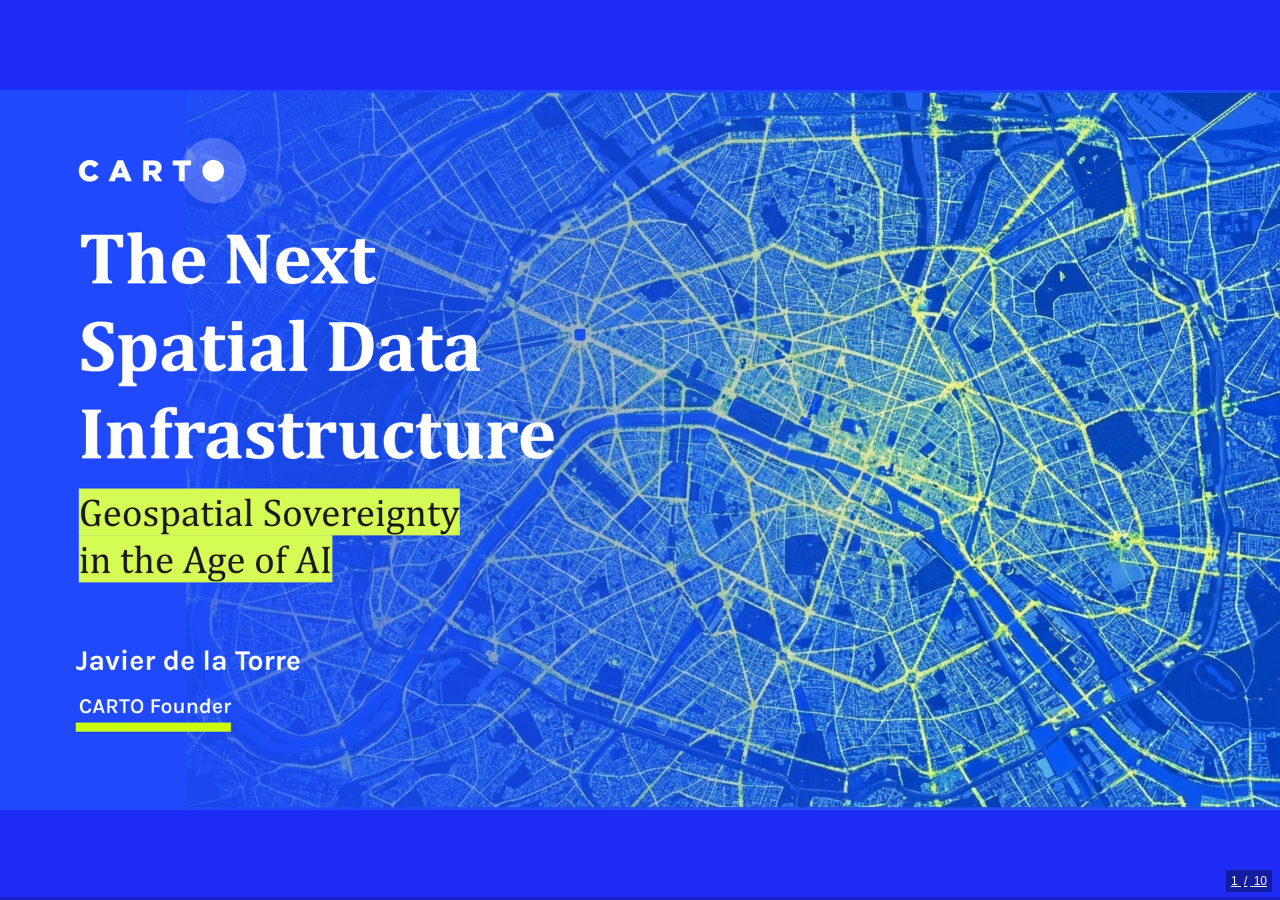
<file: index.html>
<!doctype html>
<html lang="en">
<head>
  <meta charset="utf-8">
  <meta name="viewport" content="width=device-width, initial-scale=1.0">
  <title>The Next SDI — CARTO @ OGC Connect Helsinki</title>
  <link rel="stylesheet" href="vendor/reveal-dist/reset.css">
  <link rel="stylesheet" href="vendor/reveal-dist/reveal.css">
  <style>
    /* image-slide deck: each slide is a full-bleed 16:9 screenshot */
    .reveal .slides section { padding: 0; }
    html, body, .reveal, .reveal-viewport { background: #000; }
    .reveal .slide-number { color:#fff; background:rgba(0,0,0,.35); }
    /* live-demo button overlaid on the demo slides (overlay = full 1280x720 slide) */
    .demo-overlay { position:absolute; left:0; top:0; width:1280px; height:720px;
      display:flex; align-items:flex-end; justify-content:center; padding-bottom:40px;
      box-sizing:border-box; pointer-events:none; z-index:40; }
    .demo-btn { pointer-events:auto; font-family:'Inter',system-ui,Arial,sans-serif; font-weight:700;
      font-size:22px; color:#07101F; background:#16E0C8; padding:13px 30px; border-radius:999px;
      text-decoration:none; box-shadow:0 8px 28px rgba(0,0,0,.4); transition:transform .12s ease; }
    .demo-btn:hover { transform:scale(1.05); }
  </style>
</head>
<body>
<div class="reveal">
  <div class="slides">

    <!-- 1 · TITLE ─────────────────────────────────────────────── -->
    <section data-background-image="slides/img/01.png" data-background-size="contain" data-background-color="#1E2BF5">
      <aside class="notes">
        Hi, I'm Javier de la Torre, founder of CARTO. Excited to be here at OGC Connect. I don't need to tell this
        audience how big the AI transformation is — every software category is being redefined by the ability to
        ask in natural language and get answers. And I don't need to tell an audience in Finland about the
        geopolitical moment: data control, resilience, sovereignty are strategic requirements now. Today I want to
        connect those two forces — AI and sovereignty — to SDIs. Main message: SDIs are becoming more relevant than
        ever, but their requirements are changing. Historically SDIs served geospatial experts; in the AI era they
        must also serve agents — and those agents answer questions directly for citizens, planners, ministries,
        companies, governments. That de-intermediation makes SDIs more important — but it means a new architecture.
      </aside>
    </section>

    <!-- 2 · CARTO — CUSTOMER WALL ─────────────────────────────── -->
    <section data-background-image="slides/img/02.png" data-background-size="contain" data-background-color="#F6F4ED">
      <aside class="notes">
        One quick word about CARTO. Born in Spain; today we work with leading enterprises, cities and public-sector
        organizations worldwide. Our focus: make geospatial more accessible, scalable and connected to the broader
        analytics ecosystem — moving organizations from traditional GIS into cloud-native spatial analytics. That's
        why we care about the future of SDIs, interoperability, sovereignty and AI. Geospatial is about to go
        through another interface shift. Think about maps: agencies had valuable authoritative data, but maps became
        part of everyday life when the interface changed — when anyone could use them instantly. The same is about
        to happen with SDIs: not only a portal for experts, but trusted infrastructure for agents that serve everyone.
      </aside>
    </section>

    <!-- 3 · THE NEED TO MODERNIZE SDIs ────────────────────────── -->
    <section data-background-image="slides/img/03.png" data-background-size="contain" data-background-color="#F6F4ED">
      <aside class="notes">
        For twenty years the SDI promise was discoverable, accessible, interoperable spatial data. Right vision —
        but the context changed. ① AI-ready: users aren't satisfied with portals, layers and endpoints; they expect
        to ask and get answers. ② Cheap and fast: agents query far more data than humans ever did; a heavy WFS or
        custom GIS service per request breaks the cost/performance model. ③ Interoperable with the rest of the
        analytics world: geospatial data is data — SQL, lakes, AI, cloud-native formats. ④ Sovereign: data, compute,
        AI and the GIS platform itself must be controlled, auditable, deployable under the org's rules. So the next
        SDI has four requirements: AI-ready, cheap and fast, interoperable, sovereign. Let me make it real.
      </aside>
    </section>

    <!-- 4 · DATA CENTERS — CAN AN SDI ANSWER? ─────────────────── -->
    <section data-background-image="slides/img/04.png" data-background-size="contain" data-background-color="#F6F4ED">
      <aside class="notes">
        AI isn't only changing software — it's creating massive physical infrastructure needs. Data centers need
        land, power, cooling, connectivity; they affect communities, raise environmental questions, become national
        digital infrastructure. Imagine a citizen or public-sector analyst in the Helsinki region reading about new
        data-center projects. They want to understand one contested site — without five geoportals, without knowing
        the dataset names or which catalog belongs to which publisher. They just want to ask: what's actually there?
        Close to power? Forest? Close to water? Protected? Environmental concerns? What evidence supports the answer?
        For the demo we federate three trusted sources: National Land Survey of Finland (infrastructure & physical
        context), SYKE (environmental datasets), Copernicus (Sentinel-2). The point isn't a giant new portal — it's
        that these sources are exposed as machine-readable catalogs an agent can use. Now let's ask the SDI.
      </aside>
    </section>

    <!-- 5 · LIVE DEMO — ASK FINLAND'S DATA ────────────────────── -->
    <section data-background-image="slides/img/05.png" data-background-size="contain" data-background-color="#0a0f1a">
      <div class="demo-overlay"><a class="demo-btn" href="webapp/index.html" target="_blank" rel="noopener">▶ Open the live demo</a></div>
      <aside class="notes">
        SWITCH TO THE LIVE WEB APP (webapp/index.html → ask a question). The agent is connected to a federation of
        machine-readable spatial catalogs describing datasets, schemas, coverage, access methods, and where the
        cloud-native data lives. Ask: "I've been reading about proposed data centers in the Helsinki region.
        Investigate one contested site and assess the infrastructure and environmental context — use trusted Finnish
        and European open-data catalogues. Show me the datasets, queries, map, sources, and uncertainties."
        Flow: plan → search public reporting → three contested sites (Espoo/Hepokorpi, Kirkkonummi/Kolabacken,
        Vihti/Nummela) → choose Espoo → connect to the three publishers → discover datasets (NLS: sahkolinja,
        korkeusmalli_2m, jarvi, luonnonsuojelualue · Copernicus: Sentinel-2 NDVI · SYKE: Natura 2000, flood maps,
        CORINE — catalogued, convert-on-demand) → query.
        Honest results: transmission line ~64 m (favorable proximity — NOT capacity; depends on capacity &
        permitting). Elevation ~35.2 m, gentle slope, inland (no obvious topographic flood concern from the DEM;
        SYKE flood maps would sharpen it). Nearest lake ~931 m (cooling context, not a permission). NDVI ~0.66 —
        vegetated/forest: the catch. Nearest protected area ~830 m, no direct overlap (scopes review). Assessment:
        favorable infrastructure & terrain, but clears forest/green land at a residential edge — the core local
        objection, needs environmental review. Initial spatial screening, NOT a permitting decision. Every figure
        links to a publisher, dataset and query. THE POINT: no geoportal, no dataset names, no downloads, no manual
        joins. The catalog became a machine-readable contract for an agent. In the AI era, provenance is part of the
        answer.
      </aside>
    </section>

    <!-- 6 · PEOPLE EXPECT TO JUST ASK ─────────────────────────── -->
    <section data-background-image="slides/img/06.png" data-background-size="contain" data-background-color="#F6F4ED">
      <div class="demo-overlay"><a class="demo-btn" href="webapp/app.html" target="_blank" rel="noopener">▶ Open the live answer</a></div>
      <aside class="notes">
        First big requirement: AI-readiness. People expect to just ask. That does NOT mean GIS expertise disappears
        — the opposite: it becomes even more important, but encoded into metadata, catalogs, standards, tools,
        workflows and governance. For years SDIs served experts who knew which portal, which dataset, how to read
        the metadata, how to join layers. AI changes the interface: the next SDI serves agents, and agents answer
        questions directly for final users. Same shift as maps going from specialist-managed to something everyone
        uses daily — authoritative data stayed important, the interface changed. SDIs aren't less relevant; they're
        much more relevant — but the primary consumer becomes an agent. If agents answer questions about planning,
        climate, infrastructure, mobility, risk and environment, they need trusted SDIs underneath — machine-readable
        catalogs, metadata, provenance and standards matter more than ever. The future SDI is trusted infrastructure
        for agents that serve everyone.
      </aside>
    </section>

    <!-- 7 · PURE STORAGE — NO LIVE SERVERS ────────────────────── -->
    <section data-background-image="slides/img/07.png" data-background-size="contain" data-background-color="#F6F4ED">
      <aside class="notes">
        Second requirement: cheap and fast. Agents query far more data than humans ever did; a server-side GIS
        service per interaction gets expensive fast. Old model: database → server → service → portal → tile caches →
        computation inside the SDI. New model is much simpler: object storage + CDN, cloud-native files, compute
        pushed to the analytical engine. With GeoParquet, Apache Iceberg, PMTiles, COG and cloud-native rasters the
        cost of serving the next SDI drops dramatically — not a custom API per dataset, not a GIS server per
        operation. APIs don't disappear — they stay critical for discovery, governance, access control,
        interoperability — but for large-scale analytical access, cloud-native files change the cost model. Here the
        data layer is hosted in Finland on UpCloud — the same architecture that makes SDIs cheaper makes them more
        sovereign.
      </aside>
    </section>

    <!-- 8 · GEOSPATIAL DATA IS DATA ───────────────────────────── -->
    <section data-background-image="slides/img/08.png" data-background-size="contain" data-background-color="#F6F4ED">
      <aside class="notes">
        Third requirement: interoperability — and I'll be direct: we need to break the GIS data silo. Geospatial
        data is data. It should live where the rest of analytics happens — usable from SQL engines, lakes, notebooks,
        AI agents, warehouses and GIS platforms — using formats the broader data industry already understands:
        GeoParquet, Apache Iceberg, columnar cloud-native files, SQL, DuckDB, BigQuery, Snowflake, Databricks. NOT
        about abandoning OGC — about making OGC and geospatial interoperability converge with the broader analytics
        ecosystem. OGC APIs remain essential for discovery, access, governance and machine-actionable interfaces; but
        the data itself must be computable by the modern stack. That's how we expand who can use spatial data. The
        next OGC client isn't only a desktop GIS or web map — it's an AI agent, and that agent needs standards,
        metadata, semantics, quality and trusted access.
      </aside>
    </section>

    <!-- 9 · EVERYTHING RUNS ON EU INFRASTRUCTURE ──────────────── -->
    <section data-background-image="slides/img/09.png" data-background-size="contain" data-background-color="#F6F4ED">
      <aside class="notes">
        Fourth requirement: sovereignty. Everything you saw runs on European infrastructure. Storage — UpCloud,
        hosted in Finland. Data — open cloud-native formats. Compute — DuckDB, an open engine. AI — Mistral, a
        European model, or self-hosted. GIS platform — CARTO, working toward SEAL-4-level sovereignty. Sovereignty in
        the AI era isn't just where data is stored — it's which model sees it, which engine processes it, which cloud
        hosts it, who controls the platform, can I audit it, move it, interoperate without giving up control. It's
        not about walls — it's controlling your infrastructure while staying interoperable. And it matters more in
        the AI era: whoever controls the agent controls the interface to the data, and whoever controls the interface
        increasingly controls the inference. Sovereign geospatial infrastructure is the whole stack: data, catalogs,
        compute, AI, GIS platform, governance.
        (Note: "not subject to the US CLOUD Act" is a strong legal claim — confirm with legal before the talk.)
      </aside>
    </section>

    <!-- 10 · CARTO — YOUR PARTNER ─────────────────────────────── -->
    <section data-background-image="slides/img/10.png" data-background-size="contain" data-background-color="#1E2BF5">
      <aside class="notes">
        This is where CARTO comes in — and as sponsors, let me be direct. Public-sector GIS is in a
        once-in-a-generation transition. The old model: portals, specialist users, proprietary workflows, expensive
        infrastructure. The new model must be cheaper, AI-ready, interoperable with the modern data stack, and
        sovereign by design. That's what CARTO is building — the GIS platform for the AI era: spatial data
        discovered by agents, queried directly from cloud-native formats, OGC APIs and open standards for
        discovery/governance/interoperability, modern engines for analysis, CARTO to visualize, analyze, govern and
        operationalize. Sovereignty is central: working toward SEAL-4-level sovereignty. The ambition: your data,
        your cloud, your AI, your engine, your GIS platform, your governance. If you're modernizing your SDI,
        geoportal or public-sector mapping platform, we'd love to work with you. The SDI vision was right. The
        interface has changed. The next interface is an agent. Thank you.
        — SHORT VERSION: SDIs were built for experts; now they must serve agents; agents serve everyone. That makes
        SDIs more important, not less — but they must become AI-ready, cheap & fast, interoperable, and sovereign by
        design. CARTO is here to help.
      </aside>
    </section>

  </div>
</div>

<script type="module">
  import Reveal from './vendor/reveal-dist/reveal.esm.js';
  import Notes from './vendor/reveal-plugin/notes/notes.esm.js';
  const deck = new Reveal({
    hash: true,
    slideNumber: 'c/t',
    transition: 'fade',
    transitionSpeed: 'fast',
    controls: false,
    progress: true,
    center: true,
    width: 1280, height: 720, margin: 0,
    plugins: [Notes],
  });
  deck.initialize();
</script>
</body>
</html>
</file>
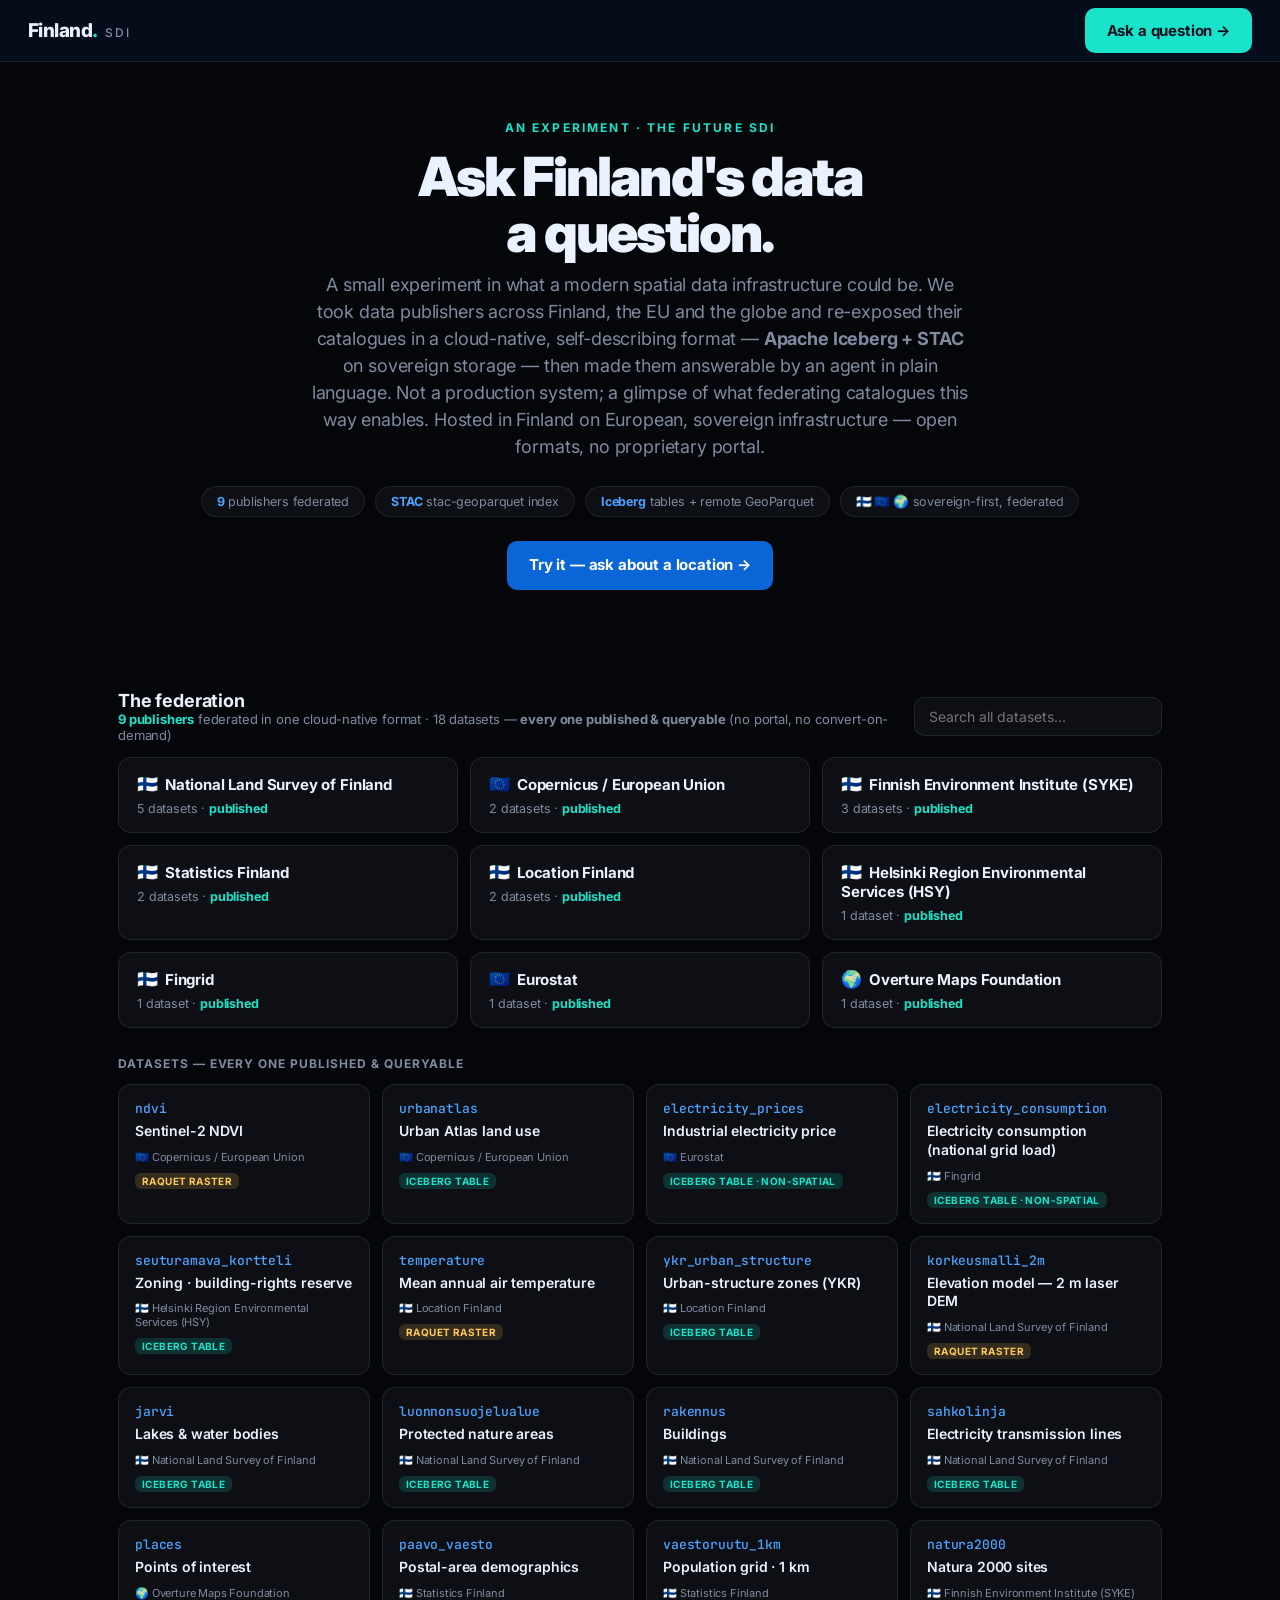
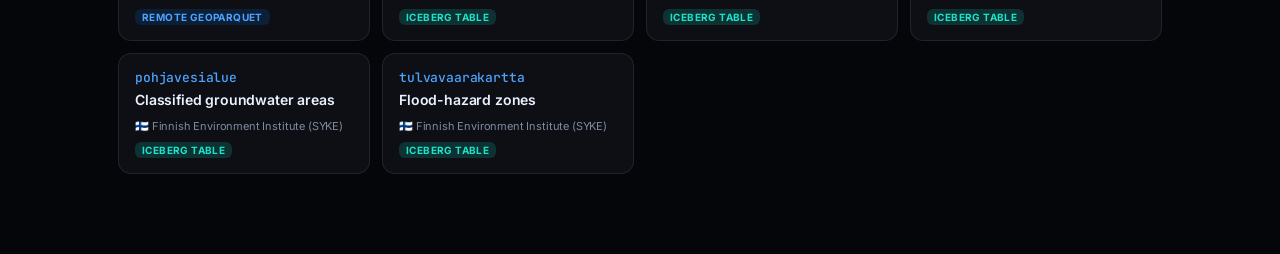
<file: webapp/index.html>
<!doctype html><html lang="en"><head>
<meta charset="utf-8"><meta name="viewport" content="width=device-width,initial-scale=1">
<title>Finland · SDI</title><link rel="stylesheet" href="style.css">
</head><body>
<div class="topbar">
  <span class="wm">Finland<span class="dot">.</span><span class="sub">SDI</span></span>
  <a class="btn cyan" href="app.html">Ask a question →</a>
</div>

<div class="hero">
  <div class="kick">An experiment · the future SDI</div>
  <h1>Ask Finland's data<br>a question.</h1>
  <p>A small experiment in what a modern spatial data infrastructure could be. We took data publishers across Finland, the EU and the globe and re-exposed their catalogues in a cloud-native, self-describing format — <b>Apache Iceberg + STAC</b> on sovereign storage — then made them answerable by an agent in plain language. Not a production system; a glimpse of what federating catalogues this way enables. Hosted in Finland on European, sovereign infrastructure — open formats, no proprietary portal.</p>
  <div class="pills" id="pills"></div>
  <p style="margin-top:24px"><a class="btn" href="app.html">Try it — ask about a location →</a></p>
</div>

<div class="catwrap">
  <div class="catbar">
    <div><h2>The federation</h2><div class="meta" id="meta">loading…</div></div>
    <input class="search" id="search" placeholder="Search all datasets…">
  </div>
  <div class="pubs" id="pubs"></div>
  <h3 class="sec2">Datasets — every one published &amp; queryable</h3>
  <div class="grid" id="grid"></div>
</div>

<script>
let DATA=[];
const STY={iceberg:'background:rgba(22,224,200,.16);color:var(--cyan)',
           raster:'background:rgba(255,200,87,.16);color:var(--amber)',
           remote:'background:rgba(3,111,226,.16);color:var(--blue)'};
fetch('data/catalog.json').then(r=>r.json()).then(d=>{
  DATA=d.datasets;
  document.getElementById('meta').innerHTML=`<b style="color:var(--cyan)">${d.publishers.length} publishers</b> federated in one cloud-native format · ${d.total} datasets — <b>every one published &amp; queryable</b> (no portal, no convert-on-demand)`;
  const pp=document.getElementById('pubs');
  d.publishers.forEach(p=>{
    const e=document.createElement('div');e.className='pubcard';
    e.innerHTML=`<div class="pn"><span class="pf">${p.flag}</span>${p.publisher}</div>
      <div class="pm">${p.n} dataset${p.n>1?'s':''} · <b>published</b></div>`;pp.appendChild(e);});
  const pl=document.getElementById('pills');
  [[d.publishers.length,'publishers federated'],['STAC','stac-geoparquet index'],
   ['Iceberg','tables + remote GeoParquet'],['🇫🇮 🇪🇺 🌍','sovereign-first, federated']].forEach(([b,t])=>{
    const e=document.createElement('div');e.className='pill';e.innerHTML=`<b>${b}</b> ${t}`;pl.appendChild(e);});
  render('');
});
document.getElementById('search').oninput=e=>render(e.target.value.toLowerCase());
function match(d,q){return !q||((d.id||'')+(d.title||'')+(d.publisher||'')+(d.representation||'')).toLowerCase().includes(q);}
function render(q){
  const g=document.getElementById('grid');g.innerHTML='';
  DATA.filter(d=>match(d,q)).forEach(d=>{
    const c=document.createElement('div');c.className='card';
    c.innerHTML=`<div class="id">${d.id}</div><div class="ti">${d.title||''}</div>
      <div class="pub">${d.flag} ${d.publisher}</div>
      <div class="row"><span class="tag" style="${STY[d.kind]||''}">${d.representation}</span></div>`;
    g.appendChild(c);});
}
</script></body></html>
</file>
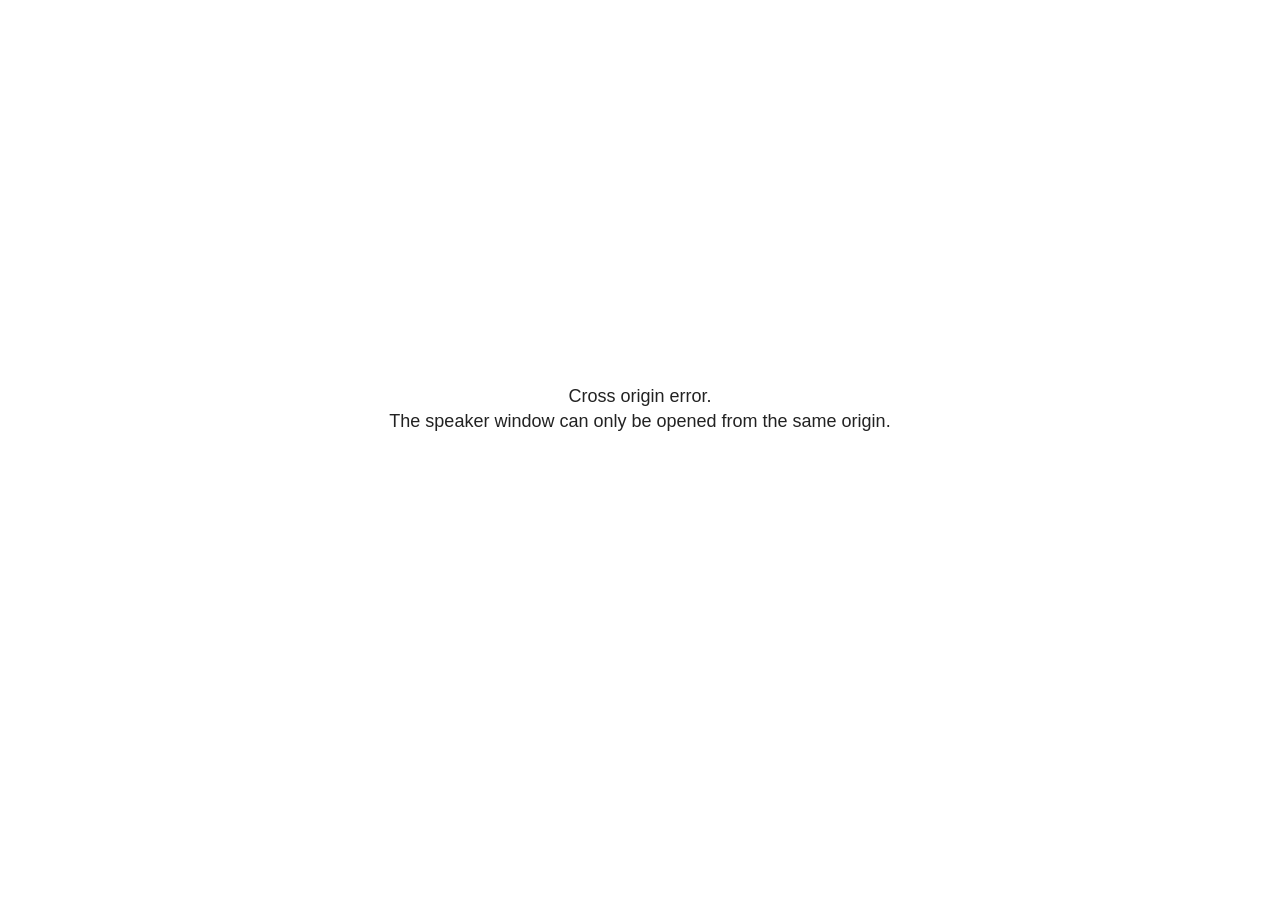
<file: vendor/reveal-plugin/notes/speaker-view.html>
<!--
	NOTE: You need to build the notes plugin after making changes to this file.
-->
<html lang="en">
	<head>
		<meta charset="utf-8">

		<title>reveal.js - Speaker View</title>

		<style>
			body {
				font-family: Helvetica;
				font-size: 18px;
			}

			#current-slide,
			#upcoming-slide,
			#speaker-controls {
				padding: 6px;
				box-sizing: border-box;
				-moz-box-sizing: border-box;
			}

			#current-slide iframe,
			#upcoming-slide iframe {
				width: 100%;
				height: 100%;
				border: 1px solid #ddd;
			}

			#current-slide .label,
			#upcoming-slide .label {
				position: absolute;
				top: 10px;
				left: 10px;
				z-index: 2;
			}

			#connection-status {
				position: absolute;
				top: 0;
				left: 0;
				width: 100%;
				height: 100%;
				z-index: 20;
				padding: 30% 20% 20% 20%;
				font-size: 18px;
				color: #222;
				background: #fff;
				text-align: center;
				box-sizing: border-box;
				line-height: 1.4;
			}

			.overlay-element {
				height: 34px;
				line-height: 34px;
				padding: 0 10px;
				text-shadow: none;
				background: rgba( 220, 220, 220, 0.8 );
				color: #222;
				font-size: 14px;
			}

			.overlay-element.interactive:hover {
				background: rgba( 220, 220, 220, 1 );
			}

			#current-slide {
				position: absolute;
				width: 60%;
				height: 100%;
				top: 0;
				left: 0;
				padding-right: 0;
			}

			#upcoming-slide {
				position: absolute;
				width: 40%;
				height: 40%;
				right: 0;
				top: 0;
			}

			/* Speaker controls */
			#speaker-controls {
				position: absolute;
				top: 40%;
				right: 0;
				width: 40%;
				height: 60%;
				overflow: auto;
				font-size: 18px;
			}

				.speaker-controls-time.hidden,
				.speaker-controls-notes.hidden {
					display: none;
				}

				.speaker-controls-time .label,
				.speaker-controls-pace .label,
				.speaker-controls-notes .label {
					text-transform: uppercase;
					font-weight: normal;
					font-size: 0.66em;
					color: #666;
					margin: 0;
				}

				.speaker-controls-time, .speaker-controls-pace {
					border-bottom: 1px solid rgba( 200, 200, 200, 0.5 );
					margin-bottom: 10px;
					padding: 10px 16px;
					padding-bottom: 20px;
					cursor: pointer;
				}

				.speaker-controls-time .reset-button {
					opacity: 0;
					float: right;
					color: #666;
					text-decoration: none;
				}
				.speaker-controls-time:hover .reset-button {
					opacity: 1;
				}

				.speaker-controls-time .timer,
				.speaker-controls-time .clock {
					width: 50%;
				}

				.speaker-controls-time .timer,
				.speaker-controls-time .clock,
				.speaker-controls-time .pacing .hours-value,
				.speaker-controls-time .pacing .minutes-value,
				.speaker-controls-time .pacing .seconds-value {
					font-size: 1.9em;
				}

				.speaker-controls-time .timer {
					float: left;
				}

				.speaker-controls-time .clock {
					float: right;
					text-align: right;
				}

				.speaker-controls-time span.mute {
					opacity: 0.3;
				}

				.speaker-controls-time .pacing-title {
					margin-top: 5px;
				}

				.speaker-controls-time .pacing.ahead {
					color: blue;
				}

				.speaker-controls-time .pacing.on-track {
					color: green;
				}

				.speaker-controls-time .pacing.behind {
					color: red;
				}

				.speaker-controls-notes {
					padding: 10px 16px;
				}

				.speaker-controls-notes .value {
					margin-top: 5px;
					line-height: 1.4;
					font-size: 1.2em;
				}

			/* Layout selector */
			#speaker-layout {
				position: absolute;
				top: 10px;
				right: 10px;
				color: #222;
				z-index: 10;
			}
				#speaker-layout select {
					position: absolute;
					width: 100%;
					height: 100%;
					top: 0;
					left: 0;
					border: 0;
					box-shadow: 0;
					cursor: pointer;
					opacity: 0;

					font-size: 1em;
					background-color: transparent;

					-moz-appearance: none;
					-webkit-appearance: none;
					-webkit-tap-highlight-color: rgba(0, 0, 0, 0);
				}

				#speaker-layout select:focus {
					outline: none;
					box-shadow: none;
				}

			.clear {
				clear: both;
			}

			/* Speaker layout: Wide */
			body[data-speaker-layout="wide"] #current-slide,
			body[data-speaker-layout="wide"] #upcoming-slide {
				width: 50%;
				height: 45%;
				padding: 6px;
			}

			body[data-speaker-layout="wide"] #current-slide {
				top: 0;
				left: 0;
			}

			body[data-speaker-layout="wide"] #upcoming-slide {
				top: 0;
				left: 50%;
			}

			body[data-speaker-layout="wide"] #speaker-controls {
				top: 45%;
				left: 0;
				width: 100%;
				height: 50%;
				font-size: 1.25em;
			}

			/* Speaker layout: Tall */
			body[data-speaker-layout="tall"] #current-slide,
			body[data-speaker-layout="tall"] #upcoming-slide {
				width: 45%;
				height: 50%;
				padding: 6px;
			}

			body[data-speaker-layout="tall"] #current-slide {
				top: 0;
				left: 0;
			}

			body[data-speaker-layout="tall"] #upcoming-slide {
				top: 50%;
				left: 0;
			}

			body[data-speaker-layout="tall"] #speaker-controls {
				padding-top: 40px;
				top: 0;
				left: 45%;
				width: 55%;
				height: 100%;
				font-size: 1.25em;
			}

			/* Speaker layout: Notes only */
			body[data-speaker-layout="notes-only"] #current-slide,
			body[data-speaker-layout="notes-only"] #upcoming-slide {
				display: none;
			}

			body[data-speaker-layout="notes-only"] #speaker-controls {
				padding-top: 40px;
				top: 0;
				left: 0;
				width: 100%;
				height: 100%;
				font-size: 1.25em;
			}

			@media screen and (max-width: 1080px) {
				body[data-speaker-layout="default"] #speaker-controls {
					font-size: 16px;
				}
			}

			@media screen and (max-width: 900px) {
				body[data-speaker-layout="default"] #speaker-controls {
					font-size: 14px;
				}
			}

			@media screen and (max-width: 800px) {
				body[data-speaker-layout="default"] #speaker-controls {
					font-size: 12px;
				}
			}

		</style>
	</head>

	<body>

		<div id="connection-status">Loading speaker view...</div>

		<div id="current-slide"></div>
		<div id="upcoming-slide"><span class="overlay-element label">Upcoming</span></div>
		<div id="speaker-controls">
			<div class="speaker-controls-time">
				<h4 class="label">Time <span class="reset-button">Click to Reset</span></h4>
				<div class="clock">
					<span class="clock-value">0:00 AM</span>
				</div>
				<div class="timer">
					<span class="hours-value">00</span><span class="minutes-value">:00</span><span class="seconds-value">:00</span>
				</div>
				<div class="clear"></div>

				<h4 class="label pacing-title" style="display: none">Pacing – Time to finish current slide</h4>
				<div class="pacing" style="display: none">
					<span class="hours-value">00</span><span class="minutes-value">:00</span><span class="seconds-value">:00</span>
				</div>
			</div>

			<div class="speaker-controls-notes hidden">
				<h4 class="label">Notes</h4>
				<div class="value"></div>
			</div>
		</div>
		<div id="speaker-layout" class="overlay-element interactive">
			<span class="speaker-layout-label"></span>
			<select class="speaker-layout-dropdown"></select>
		</div>

		<script>

			(function() {

				var notes,
					notesValue,
					currentState,
					currentSlide,
					upcomingSlide,
					layoutLabel,
					layoutDropdown,
					pendingCalls = {},
					lastRevealApiCallId = 0,
					connected = false

				var connectionStatus = document.querySelector( '#connection-status' );

				var SPEAKER_LAYOUTS = {
					'default': 'Default',
					'wide': 'Wide',
					'tall': 'Tall',
					'notes-only': 'Notes only'
				};

				setupLayout();

				let openerOrigin;

				try {
					openerOrigin = window.opener.location.origin;
				}
				catch ( error ) { console.warn( error ) }

				// In order to prevent XSS, the speaker view will only run if its
				// opener has the same origin as itself
				if( window.location.origin !== openerOrigin ) {
					connectionStatus.innerHTML = 'Cross origin error.<br>The speaker window can only be opened from the same origin.';
					return;
				}

				var connectionTimeout = setTimeout( function() {
					connectionStatus.innerHTML = 'Error connecting to main window.<br>Please try closing and reopening the speaker view.';
				}, 5000 );

				window.addEventListener( 'message', function( event ) {

					// Validate the origin of all messages to avoid parsing messages
					// that aren't meant for us. Ignore when running off file:// so
					// that the speaker view continues to work without a web server.
					if( window.location.origin !== event.origin && window.location.origin !== 'file://' ) {
						return
					}

					clearTimeout( connectionTimeout );
					connectionStatus.style.display = 'none';

					var data = JSON.parse( event.data );

					// The overview mode is only useful to the reveal.js instance
					// where navigation occurs so we don't sync it
					if( data.state ) delete data.state.overview;

					// Messages sent by the notes plugin inside of the main window
					if( data && data.namespace === 'reveal-notes' ) {
						if( data.type === 'connect' ) {
							handleConnectMessage( data );
						}
						else if( data.type === 'state' ) {
							handleStateMessage( data );
						}
						else if( data.type === 'return' ) {
							pendingCalls[data.callId](data.result);
							delete pendingCalls[data.callId];
						}
					}
					// Messages sent by the reveal.js inside of the current slide preview
					else if( data && data.namespace === 'reveal' ) {
						if( /ready/.test( data.eventName ) ) {
							// Send a message back to notify that the handshake is complete
							window.opener.postMessage( JSON.stringify({ namespace: 'reveal-notes', type: 'connected'} ), '*' );
						}
						else if( /slidechanged|fragmentshown|fragmenthidden|paused|resumed/.test( data.eventName ) && currentState !== JSON.stringify( data.state ) ) {

							dispatchStateToMainWindow( data.state );

						}
					}

				} );

				/**
				 * Updates the presentation in the main window to match the state
				 * of the presentation in the notes window.
				 */
				const dispatchStateToMainWindow = debounce(( state ) => {
					window.opener.postMessage( JSON.stringify({ method: 'setState', args: [ state ]} ), '*' );
				}, 500);

				/**
				 * Asynchronously calls the Reveal.js API of the main frame.
				 */
				function callRevealApi( methodName, methodArguments, callback ) {

					var callId = ++lastRevealApiCallId;
					pendingCalls[callId] = callback;
					window.opener.postMessage( JSON.stringify( {
						namespace: 'reveal-notes',
						type: 'call',
						callId: callId,
						methodName: methodName,
						arguments: methodArguments
					} ), '*' );

				}

				/**
				 * Called when the main window is trying to establish a
				 * connection.
				 */
				function handleConnectMessage( data ) {

					if( connected === false ) {
						connected = true;

						setupIframes( data );
						setupKeyboard();
						setupNotes();
						setupTimer();
						setupHeartbeat();
					}

				}

				/**
				 * Called when the main window sends an updated state.
				 */
				function handleStateMessage( data ) {

					// Store the most recently set state to avoid circular loops
					// applying the same state
					currentState = JSON.stringify( data.state );

					// No need for updating the notes in case of fragment changes
					if ( data.notes ) {
						notes.classList.remove( 'hidden' );
						notesValue.style.whiteSpace = data.whitespace;
						if( data.markdown ) {
							notesValue.innerHTML = marked( data.notes );
						}
						else {
							notesValue.innerHTML = data.notes;
						}
					}
					else {
						notes.classList.add( 'hidden' );
					}

					// Update the note slides
					currentSlide.contentWindow.postMessage( JSON.stringify({ method: 'setState', args: [ data.state ] }), '*' );
					upcomingSlide.contentWindow.postMessage( JSON.stringify({ method: 'setState', args: [ data.state ] }), '*' );
					upcomingSlide.contentWindow.postMessage( JSON.stringify({ method: 'next' }), '*' );

				}

				// Limit to max one state update per X ms
				handleStateMessage = debounce( handleStateMessage, 200 );

				/**
				 * Forward keyboard events to the current slide window.
				 * This enables keyboard events to work even if focus
				 * isn't set on the current slide iframe.
				 *
				 * Block F5 default handling, it reloads and disconnects
				 * the speaker notes window.
				 */
				function setupKeyboard() {

					document.addEventListener( 'keydown', function( event ) {
						if( event.keyCode === 116 || ( event.metaKey && event.keyCode === 82 ) ) {
							event.preventDefault();
							return false;
						}
						currentSlide.contentWindow.postMessage( JSON.stringify({ method: 'triggerKey', args: [ event.keyCode ] }), '*' );
					} );

				}

				/**
				 * Creates the preview iframes.
				 */
				function setupIframes( data ) {

					var params = [
						'receiver',
						'progress=false',
						'history=false',
						'transition=none',
						'autoSlide=0',
						'backgroundTransition=none'
					].join( '&' );

					var urlSeparator = /\?/.test(data.url) ? '&' : '?';
					var hash = '#/' + data.state.indexh + '/' + data.state.indexv;
					var currentURL = data.url + urlSeparator + params + '&scrollActivationWidth=false&postMessageEvents=true' + hash;
					var upcomingURL = data.url + urlSeparator + params + '&scrollActivationWidth=false&controls=false' + hash;

					currentSlide = document.createElement( 'iframe' );
					currentSlide.setAttribute( 'width', 1280 );
					currentSlide.setAttribute( 'height', 1024 );
					currentSlide.setAttribute( 'src', currentURL );
					document.querySelector( '#current-slide' ).appendChild( currentSlide );

					upcomingSlide = document.createElement( 'iframe' );
					upcomingSlide.setAttribute( 'width', 640 );
					upcomingSlide.setAttribute( 'height', 512 );
					upcomingSlide.setAttribute( 'src', upcomingURL );
					document.querySelector( '#upcoming-slide' ).appendChild( upcomingSlide );

				}

				/**
				 * Setup the notes UI.
				 */
				function setupNotes() {

					notes = document.querySelector( '.speaker-controls-notes' );
					notesValue = document.querySelector( '.speaker-controls-notes .value' );

				}

				/**
				 * We send out a heartbeat at all times to ensure we can
				 * reconnect with the main presentation window after reloads.
				 */
				function setupHeartbeat() {

					setInterval( () => {
						window.opener.postMessage( JSON.stringify({ namespace: 'reveal-notes', type: 'heartbeat'} ), '*' );
					}, 1000 );

				}

				function getTimings( callback ) {

					callRevealApi( 'getSlidesAttributes', [], function ( slideAttributes ) {
						callRevealApi( 'getConfig', [], function ( config ) {
							var totalTime = config.totalTime;
							var minTimePerSlide = config.minimumTimePerSlide || 0;
							var defaultTiming = config.defaultTiming;
							if ((defaultTiming == null) && (totalTime == null)) {
								callback(null);
								return;
							}
							// Setting totalTime overrides defaultTiming
							if (totalTime) {
								defaultTiming = 0;
							}
							var timings = [];
							for ( var i in slideAttributes ) {
								var slide = slideAttributes[ i ];
								var timing = defaultTiming;
								if( slide.hasOwnProperty( 'data-timing' )) {
									var t = slide[ 'data-timing' ];
									timing = parseInt(t);
									if( isNaN(timing) ) {
										console.warn("Could not parse timing '" + t + "' of slide " + i + "; using default of " + defaultTiming);
										timing = defaultTiming;
									}
								}
								timings.push(timing);
							}
							if ( totalTime ) {
								// After we've allocated time to individual slides, we summarize it and
								// subtract it from the total time
								var remainingTime = totalTime - timings.reduce( function(a, b) { return a + b; }, 0 );
								// The remaining time is divided by the number of slides that have 0 seconds
								// allocated at the moment, giving the average time-per-slide on the remaining slides
								var remainingSlides = (timings.filter( function(x) { return x == 0 }) ).length
								var timePerSlide = Math.round( remainingTime / remainingSlides, 0 )
								// And now we replace every zero-value timing with that average
								timings = timings.map( function(x) { return (x==0 ? timePerSlide : x) } );
							}
							var slidesUnderMinimum = timings.filter( function(x) { return (x < minTimePerSlide) } ).length
							if ( slidesUnderMinimum ) {
								message = "The pacing time for " + slidesUnderMinimum + " slide(s) is under the configured minimum of " + minTimePerSlide + " seconds. Check the data-timing attribute on individual slides, or consider increasing the totalTime or minimumTimePerSlide configuration options (or removing some slides).";
								alert(message);
							}
							callback( timings );
						} );
					} );

				}

				/**
				 * Return the number of seconds allocated for presenting
				 * all slides up to and including this one.
				 */
				function getTimeAllocated( timings, callback ) {

					callRevealApi( 'getSlidePastCount', [], function ( currentSlide ) {
						var allocated = 0;
						for (var i in timings.slice(0, currentSlide + 1)) {
							allocated += timings[i];
						}
						callback( allocated );
					} );

				}

				/**
				 * Create the timer and clock and start updating them
				 * at an interval.
				 */
				function setupTimer() {

					var start = new Date(),
					timeEl = document.querySelector( '.speaker-controls-time' ),
					clockEl = timeEl.querySelector( '.clock-value' ),
					hoursEl = timeEl.querySelector( '.hours-value' ),
					minutesEl = timeEl.querySelector( '.minutes-value' ),
					secondsEl = timeEl.querySelector( '.seconds-value' ),
					pacingTitleEl = timeEl.querySelector( '.pacing-title' ),
					pacingEl = timeEl.querySelector( '.pacing' ),
					pacingHoursEl = pacingEl.querySelector( '.hours-value' ),
					pacingMinutesEl = pacingEl.querySelector( '.minutes-value' ),
					pacingSecondsEl = pacingEl.querySelector( '.seconds-value' );

					var timings = null;
					getTimings( function ( _timings ) {

						timings = _timings;
						if (_timings !== null) {
							pacingTitleEl.style.removeProperty('display');
							pacingEl.style.removeProperty('display');
						}

						// Update once directly
						_updateTimer();

						// Then update every second
						setInterval( _updateTimer, 1000 );

					} );


					function _resetTimer() {

						if (timings == null) {
							start = new Date();
							_updateTimer();
						}
						else {
							// Reset timer to beginning of current slide
							getTimeAllocated( timings, function ( slideEndTimingSeconds ) {
								var slideEndTiming = slideEndTimingSeconds * 1000;
								callRevealApi( 'getSlidePastCount', [], function ( currentSlide ) {
									var currentSlideTiming = timings[currentSlide] * 1000;
									var previousSlidesTiming = slideEndTiming - currentSlideTiming;
									var now = new Date();
									start = new Date(now.getTime() - previousSlidesTiming);
									_updateTimer();
								} );
							} );
						}

					}

					timeEl.addEventListener( 'click', function() {
						_resetTimer();
						return false;
					} );

					function _displayTime( hrEl, minEl, secEl, time) {

						var sign = Math.sign(time) == -1 ? "-" : "";
						time = Math.abs(Math.round(time / 1000));
						var seconds = time % 60;
						var minutes = Math.floor( time / 60 ) % 60 ;
						var hours = Math.floor( time / ( 60 * 60 )) ;
						hrEl.innerHTML = sign + zeroPadInteger( hours );
						if (hours == 0) {
							hrEl.classList.add( 'mute' );
						}
						else {
							hrEl.classList.remove( 'mute' );
						}
						minEl.innerHTML = ':' + zeroPadInteger( minutes );
						if (hours == 0 && minutes == 0) {
							minEl.classList.add( 'mute' );
						}
						else {
							minEl.classList.remove( 'mute' );
						}
						secEl.innerHTML = ':' + zeroPadInteger( seconds );
					}

					function _updateTimer() {

						var diff, hours, minutes, seconds,
						now = new Date();

						diff = now.getTime() - start.getTime();

						clockEl.innerHTML = now.toLocaleTimeString( 'en-US', { hour12: true, hour: '2-digit', minute:'2-digit' } );
						_displayTime( hoursEl, minutesEl, secondsEl, diff );
						if (timings !== null) {
							_updatePacing(diff);
						}

					}

					function _updatePacing(diff) {

						getTimeAllocated( timings, function ( slideEndTimingSeconds ) {
							var slideEndTiming = slideEndTimingSeconds * 1000;

							callRevealApi( 'getSlidePastCount', [], function ( currentSlide ) {
								var currentSlideTiming = timings[currentSlide] * 1000;
								var timeLeftCurrentSlide = slideEndTiming - diff;
								if (timeLeftCurrentSlide < 0) {
									pacingEl.className = 'pacing behind';
								}
								else if (timeLeftCurrentSlide < currentSlideTiming) {
									pacingEl.className = 'pacing on-track';
								}
								else {
									pacingEl.className = 'pacing ahead';
								}
								_displayTime( pacingHoursEl, pacingMinutesEl, pacingSecondsEl, timeLeftCurrentSlide );
							} );
						} );
					}

				}

				/**
				 * Sets up the speaker view layout and layout selector.
				 */
				function setupLayout() {

					layoutDropdown = document.querySelector( '.speaker-layout-dropdown' );
					layoutLabel = document.querySelector( '.speaker-layout-label' );

					// Render the list of available layouts
					for( var id in SPEAKER_LAYOUTS ) {
						var option = document.createElement( 'option' );
						option.setAttribute( 'value', id );
						option.textContent = SPEAKER_LAYOUTS[ id ];
						layoutDropdown.appendChild( option );
					}

					// Monitor the dropdown for changes
					layoutDropdown.addEventListener( 'change', function( event ) {

						setLayout( layoutDropdown.value );

					}, false );

					// Restore any currently persisted layout
					setLayout( getLayout() );

				}

				/**
				 * Sets a new speaker view layout. The layout is persisted
				 * in local storage.
				 */
				function setLayout( value ) {

					var title = SPEAKER_LAYOUTS[ value ];

					layoutLabel.innerHTML = 'Layout' + ( title ? ( ': ' + title ) : '' );
					layoutDropdown.value = value;

					document.body.setAttribute( 'data-speaker-layout', value );

					// Persist locally
					if( supportsLocalStorage() ) {
						window.localStorage.setItem( 'reveal-speaker-layout', value );
					}

				}

				/**
				 * Returns the ID of the most recently set speaker layout
				 * or our default layout if none has been set.
				 */
				function getLayout() {

					if( supportsLocalStorage() ) {
						var layout = window.localStorage.getItem( 'reveal-speaker-layout' );
						if( layout ) {
							return layout;
						}
					}

					// Default to the first record in the layouts hash
					for( var id in SPEAKER_LAYOUTS ) {
						return id;
					}

				}

				function supportsLocalStorage() {

					try {
						localStorage.setItem('test', 'test');
						localStorage.removeItem('test');
						return true;
					}
					catch( e ) {
						return false;
					}

				}

				function zeroPadInteger( num ) {

					var str = '00' + parseInt( num );
					return str.substring( str.length - 2 );

				}

				/**
				 * Limits the frequency at which a function can be called.
				 */
				function debounce( fn, ms ) {

					var lastTime = 0,
						timeout;

					return function() {

						var args = arguments;
						var context = this;

						clearTimeout( timeout );

						var timeSinceLastCall = Date.now() - lastTime;
						if( timeSinceLastCall > ms ) {
							fn.apply( context, args );
							lastTime = Date.now();
						}
						else {
							timeout = setTimeout( function() {
								fn.apply( context, args );
								lastTime = Date.now();
							}, ms - timeSinceLastCall );
						}

					}

				}

			})();

		</script>
	</body>
</html>
</file>
<file: webapp/style.css>
@import url('https://fonts.googleapis.com/css2?family=Inter:wght@400;500;600;700;800;900&family=JetBrains+Mono:wght@400;500&display=swap');
:root{
  --navy:#050609; --navy2:#0d0f14; --panel:#070809; --ink:#EAF1FF; --muted:#7E8BA0;
  --blue:#4DA3FF; --blue2:#0A66D6; --cyan:#19E3CB; --amber:#FFC857; --red:#FF6B6B;
  --line:rgba(125,139,160,.16);
}
*{box-sizing:border-box} html,body{margin:0;height:100%}
body{font-family:Inter,system-ui,Arial,sans-serif;background:var(--navy);color:var(--ink);
  -webkit-font-smoothing:antialiased;letter-spacing:-.01em}
a{color:var(--cyan);text-decoration:none}
.wm{font-weight:800;letter-spacing:-.03em;font-size:19px}
.wm .dot{color:var(--cyan)} .wm .sub{color:var(--muted);font-weight:500;font-size:12px;letter-spacing:.16em;text-transform:uppercase;margin-left:8px}
.btn{display:inline-flex;align-items:center;gap:8px;background:var(--blue2);color:#fff;font-weight:700;
  border:0;border-radius:10px;padding:13px 22px;font-size:15px;cursor:pointer;transition:.15s}
.btn:hover{background:var(--blue)} .btn.cyan{background:var(--cyan);color:#07101F}

/* ---- landing ---- */
.topbar{position:fixed;top:0;left:0;right:0;height:62px;display:flex;align-items:center;justify-content:space-between;
  padding:0 28px;background:rgba(7,16,31,.85);backdrop-filter:blur(10px);border-bottom:1px solid var(--line);z-index:20}
.hero{max-width:1100px;margin:0 auto;padding:120px 28px 30px;text-align:center}
.kick{color:var(--cyan);font-weight:700;letter-spacing:.18em;text-transform:uppercase;font-size:12px}
.hero h1{font-size:54px;font-weight:900;line-height:1.04;letter-spacing:-.035em;margin:14px 0 10px}
.hero p{color:var(--muted);font-size:18px;max-width:60ch;margin:0 auto 26px;line-height:1.5}
.pills{display:flex;gap:10px;justify-content:center;flex-wrap:wrap;margin-bottom:8px}
.pill{background:var(--navy2);border:1px solid var(--line);border-radius:999px;padding:7px 15px;font-size:12.5px;color:var(--muted)}
.pill b{color:var(--blue)}
.catwrap{max-width:1100px;margin:0 auto;padding:18px 28px 80px}
.catbar{display:flex;align-items:center;justify-content:space-between;gap:14px;margin:26px 0 14px}
.catbar h2{font-size:18px;margin:0} .catbar .meta{color:var(--muted);font-size:13px}
.search{flex:1;max-width:340px;background:var(--navy2);border:1px solid var(--line);border-radius:10px;
  padding:10px 14px;color:var(--ink);font-size:14px;font-family:inherit}
.grid{display:grid;grid-template-columns:repeat(auto-fill,minmax(250px,1fr));gap:12px}
.card{background:var(--navy2);border:1px solid var(--line);border-radius:13px;padding:15px 16px}
.card .id{font-family:'JetBrains Mono',monospace;font-size:13px;color:var(--blue);font-weight:500}
.card .ti{font-size:13px;color:var(--ink);margin:5px 0 9px;line-height:1.35;min-height:34px}
.card .row{display:flex;align-items:center;gap:7px;flex-wrap:wrap}
.tag{font-size:10px;letter-spacing:.04em;text-transform:uppercase;border-radius:6px;padding:2px 7px;font-weight:700}
.tag.mat{background:rgba(22,224,200,.16);color:var(--cyan)} .tag.cat{background:rgba(138,160,189,.14);color:var(--muted)}
.tag.coll{background:rgba(3,111,226,.16);color:var(--blue)}
/* federation home listing */
.pubs{display:grid;grid-template-columns:repeat(3,1fr);gap:12px;margin:8px 0 28px}
.pubcard{background:var(--navy2);border:1px solid var(--line);border-radius:13px;padding:16px 18px}
.pubcard .pn{font-size:15px;font-weight:700} .pubcard .pf{font-size:17px;margin-right:7px}
.pubcard .pm{color:var(--muted);font-size:12.5px;margin-top:7px} .pubcard .pm b{color:var(--cyan)}
.sec2{font-size:12px;letter-spacing:.08em;text-transform:uppercase;color:var(--muted);margin:26px 0 13px;font-weight:700}
.card .ti{min-height:0;font-size:14px;font-weight:600}
.card .pub{font-size:11px;color:var(--muted);margin:6px 0 9px}
.chips2{display:flex;flex-wrap:wrap;gap:7px}
.chip2{font-family:'JetBrains Mono',monospace;font-size:11.5px;color:var(--muted);background:var(--navy2);border:1px solid var(--line);border-radius:7px;padding:5px 10px;cursor:default}
.chip2:hover{color:var(--ink);border-color:var(--cyan)}

/* ---- app (map + chat) ---- */
.app{display:flex;height:100vh}
.chat{width:430px;min-width:430px;display:flex;flex-direction:column;background:var(--panel);border-right:1px solid var(--line)}
.chat .head{padding:16px 20px;border-bottom:1px solid var(--line);display:flex;align-items:center;justify-content:space-between}
.chat .msgs{flex:1;overflow:auto;padding:18px 18px 8px}
.msg{margin:0 0 14px;font-size:14px;line-height:1.5;animation:fade .35s ease}
@keyframes fade{from{opacity:0;transform:translateY(6px)}to{opacity:1;transform:none}}
.msg.user{text-align:right} .msg.user .b{background:var(--blue2);color:#fff;border-radius:14px 14px 4px 14px}
.msg.agent{display:flex;gap:9px;align-items:flex-start}
.av{flex:none;width:24px;height:24px;border-radius:50%;background:radial-gradient(circle at 32% 30%,#1c3e60,#0a1828);
  border:1px solid rgba(77,163,255,.45);color:var(--blue);font-size:12px;font-weight:700;display:flex;align-items:center;justify-content:center;margin-top:2px}
.msg .b{display:inline-block;max-width:90%;text-align:left;background:#10141c;border:1px solid var(--line);
  border-radius:4px 14px 14px 14px;padding:11px 15px;color:var(--ink)}
.msg .b b{color:#fff}  /* agent emphasis = white (its voice), not cyan */
.src{display:inline-block;margin-top:7px;font-size:10.5px;font-family:'JetBrains Mono',monospace;color:var(--muted);
  background:rgba(138,160,189,.10);border:1px solid var(--line);border-radius:6px;padding:2px 8px}
.src:before{content:'◆ ';color:var(--cyan)}
.stat{margin-top:8px;background:#0b1730;border:1px solid var(--line);border-left:3px solid var(--cyan);border-radius:8px;padding:9px 12px}
.stat .l{font-size:10px;letter-spacing:.08em;text-transform:uppercase;color:var(--muted)}
.stat .v{font-size:14px;font-weight:700;color:var(--ink);margin:1px 0 3px}
.stat .s{font-size:10.5px;font-family:'JetBrains Mono',monospace;color:var(--blue)}
.typing{color:var(--muted);font-size:13px;font-style:italic;padding:0 4px 12px}
.compose{padding:14px;border-top:1px solid var(--line)}
.compose form{display:flex;gap:8px}
.compose input{flex:1;background:var(--navy2);border:1px solid var(--line);border-radius:10px;padding:12px 14px;color:var(--ink);font-size:14px;font-family:inherit}
.chips{display:flex;gap:7px;flex-wrap:wrap;margin-bottom:10px}
.chip{font-size:12px;color:var(--blue);background:rgba(3,111,226,.12);border:1px solid var(--line);border-radius:999px;padding:6px 12px;cursor:pointer}
.chip:hover{background:rgba(3,111,226,.22)}
#map{flex:1;height:100vh}
.footer-note{position:absolute;bottom:14px;left:446px;z-index:5;font-size:11px;color:var(--muted);
  background:rgba(7,16,31,.7);border:1px solid var(--line);border-radius:8px;padding:6px 11px;backdrop-filter:blur(6px)}
.footer-note b{color:var(--cyan)}

/* internal work — dim, monospace, recedes behind the agent's voice */
.tool{margin:2px 0 11px 33px;font-family:'JetBrains Mono',monospace;font-size:11px;line-height:1.55;
  background:#070809;border:1px solid var(--line);border-left:2px solid #2b3645;border-radius:7px;padding:8px 11px;animation:fade .3s}
.tool .cmd{color:#8094ac;word-break:break-word;cursor:pointer;display:flex;justify-content:space-between;gap:8px;align-items:center}
.tool .ttag{font-size:9px;letter-spacing:.12em;text-transform:uppercase;color:#5d7a9e;border:1px solid var(--line);border-radius:4px;padding:1px 6px;margin-right:8px;flex:none}
.tool .chev{color:#5d7a9e;font-size:10px;transition:transform .15s;flex:none}
.tool.open .chev{transform:rotate(180deg)}
.tool .sql{display:none;white-space:pre-wrap;margin:8px 0 4px;padding:9px 10px;background:#04060a;border:1px solid var(--line);
  border-radius:6px;color:#7f93ad;font-size:10.5px;line-height:1.5;overflow-x:auto}
.tool.open .sql{display:block}
.tool .res{color:var(--muted);margin-top:4px;white-space:pre-line} .tool .res:before{content:'→ ';color:#5d7a9e;font-weight:700}
.cur{display:inline-block;width:7px;height:14px;background:var(--cyan);margin-left:1px;vertical-align:-2px;animation:blink 1s steps(2) infinite}
@keyframes blink{50%{opacity:0}}
/* map callouts */
.callout{font:600 11px Inter;color:#fff;background:rgba(5,6,9,.82);border:1px solid var(--cyan);
  border-radius:7px;padding:4px 9px;white-space:nowrap;box-shadow:0 2px 10px rgba(0,0,0,.5);backdrop-filter:blur(4px)}
.callout.amber{border-color:var(--amber)} .callout.green{border-color:#39d98a} .callout.cyan{border-color:var(--cyan)} .callout.red{border-color:var(--red)}
.callout:after{content:'';position:absolute;left:50%;top:100%;transform:translateX(-50%);border:5px solid transparent;border-top-color:rgba(5,6,9,.82)}
/* pace control */
.pace{display:flex;gap:4px;align-items:center} .pace b{font-size:10px;color:var(--muted);letter-spacing:.08em;text-transform:uppercase;margin-right:2px}
.pace button{background:var(--navy2);border:1px solid var(--line);color:var(--muted);border-radius:6px;padding:3px 8px;font-size:11px;cursor:pointer;font-family:inherit}
.pace button.on{background:rgba(25,227,203,.16);color:var(--cyan);border-color:var(--cyan)}
/* verdict / risk card */
.assess{margin:4px 0 16px;background:linear-gradient(180deg,#0c1c34,#0b1730);border:1px solid var(--line);border-radius:14px;padding:16px 17px;animation:fade .4s}
.assess .vh{font-size:11px;letter-spacing:.14em;text-transform:uppercase;color:var(--muted);font-weight:700}
.assess .vd{font-size:17px;font-weight:800;margin:3px 0 11px;line-height:1.2}
.factor{display:flex;align-items:center;gap:10px;font-size:13px;padding:7px 0;border-top:1px solid rgba(138,160,189,.12)}
.factor .fl{flex:1;color:var(--muted)} .factor .fv{color:var(--ink);font-weight:600;text-align:right}
.factor .d{width:9px;height:9px;border-radius:50%;flex:none}
.d.good{background:var(--cyan);box-shadow:0 0 8px var(--cyan)} .d.risk{background:var(--amber);box-shadow:0 0 8px var(--amber)}
.flag{margin-top:13px;background:rgba(255,200,87,.10);border:1px solid rgba(255,200,87,.35);border-radius:9px;padding:10px 12px;font-size:12.5px;color:#FFE3A8;line-height:1.45}
.flag:before{content:'⚠  ';font-weight:800}
.assess .note{margin-top:11px;font-size:11px;color:var(--muted);line-height:1.5;border-top:1px solid rgba(138,160,189,.15);padding-top:10px}
.assess .note b{color:var(--cyan)}
</file>
